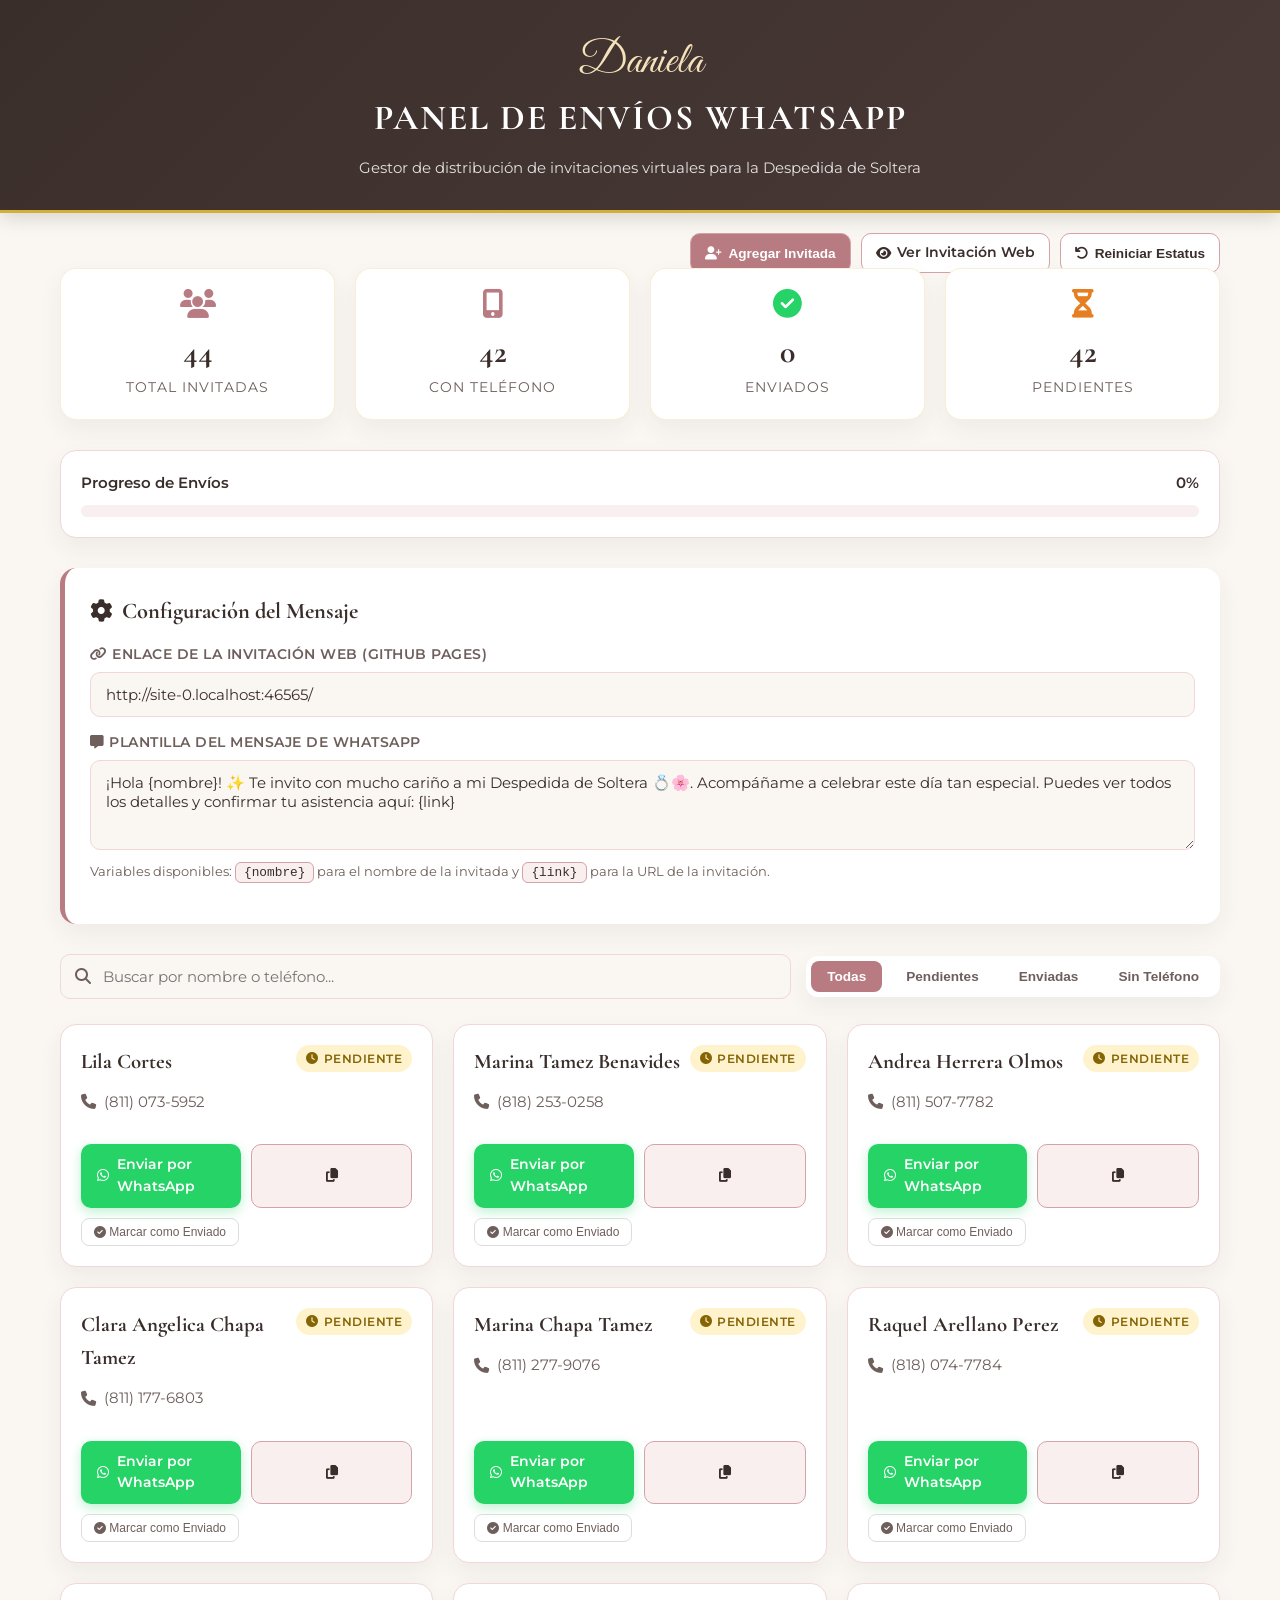
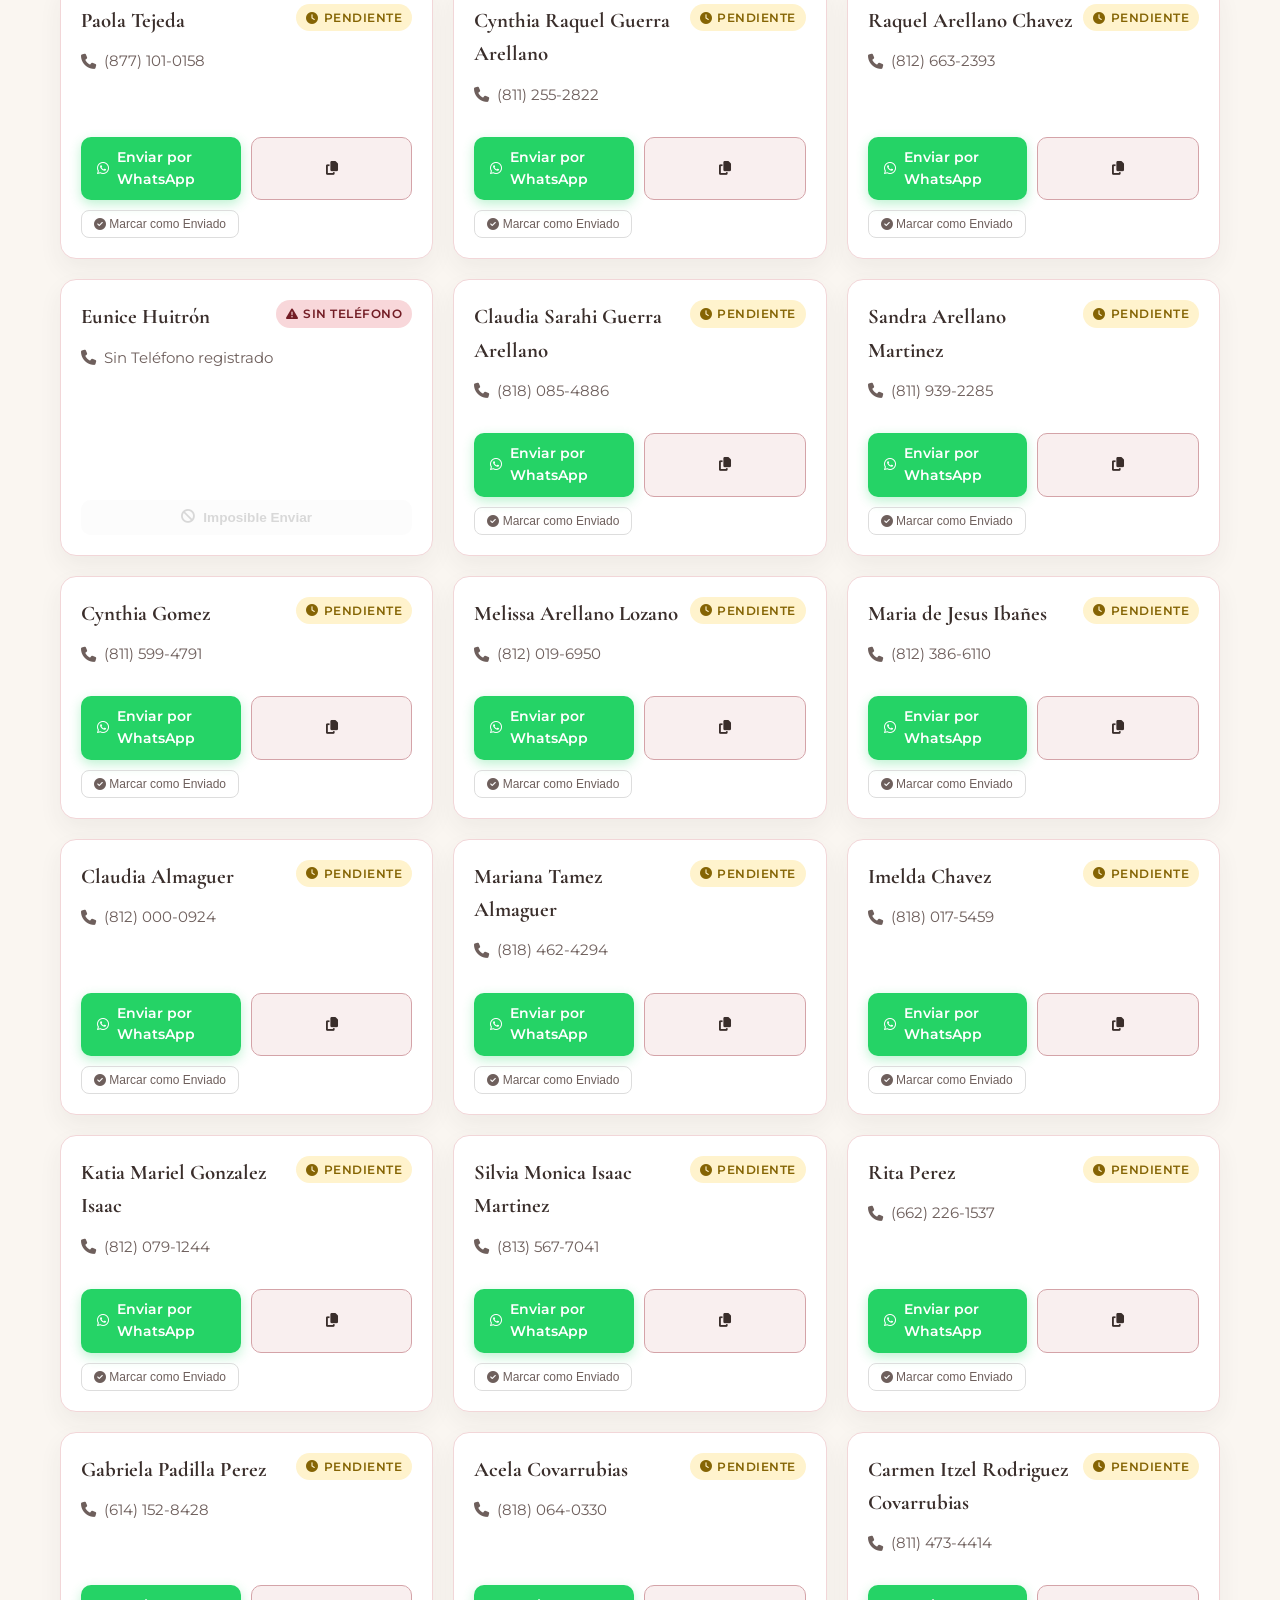
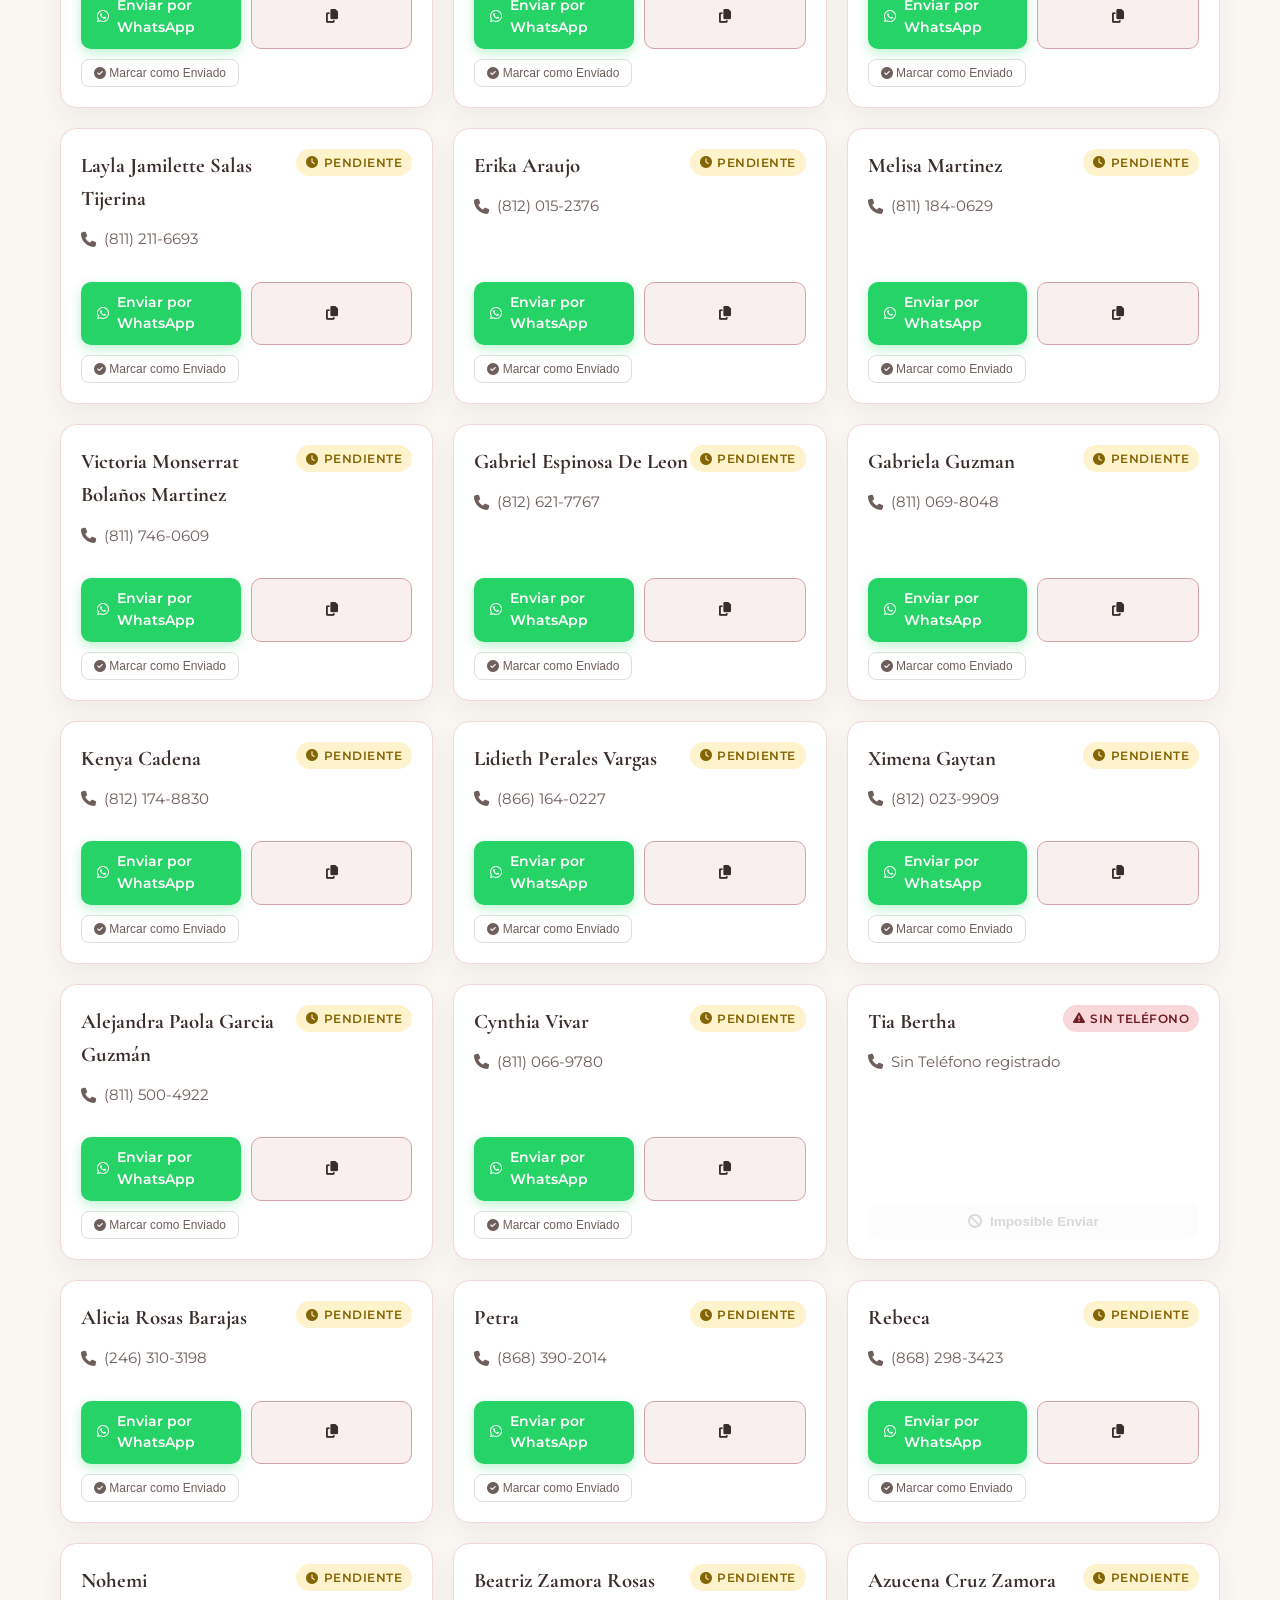
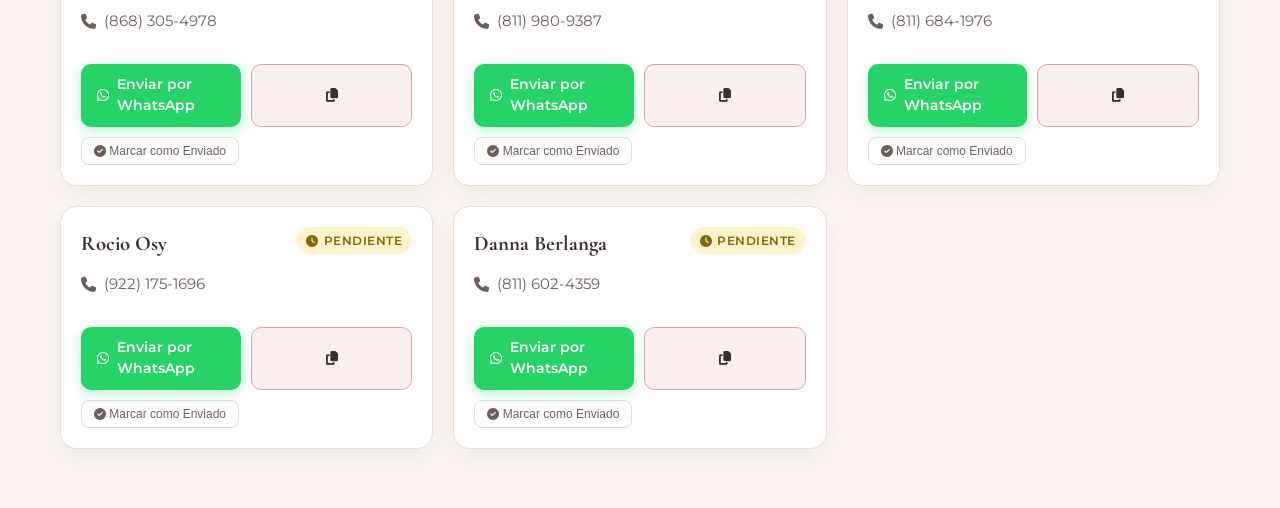
<file: panel-envio.html>
<!DOCTYPE html>
<html lang="es">
<head>
  <meta charset="UTF-8">
  <meta name="viewport" content="width=device-width, initial-scale=1.0">
  <title>Panel de Envíos WhatsApp | Despedida de Soltera Daniela</title>
  
  <!-- Google Fonts -->
  <link rel="preconnect" href="https://fonts.googleapis.com">
  <link rel="preconnect" href="https://fonts.gstatic.com" crossorigin>
  <link href="https://fonts.googleapis.com/css2?family=Cormorant+Garamond:ital,wght@0,600;0,700;1,400&family=Great+Vibes&family=Montserrat:wght@300;400;500;600;700&display=swap" rel="stylesheet">
  
  <!-- Font Awesome Icons -->
  <link rel="stylesheet" href="https://cdnjs.cloudflare.com/ajax/libs/font-awesome/6.4.0/css/all.min.css">
  
  <style>
    :root {
      --color-blush-soft: #F9EFEF;
      --color-blush-medium: #F2D6D8;
      --color-rose-gold: #D4A3A8;
      --color-rose-gold-dark: #B87B82;
      --color-gold-sparkle: #D4AF37;
      --color-gold-light: #F4E2BB;
      --color-cream-bg: #FAF6F1;
      --color-dark-velvet: #3A2E2B;
      --color-muted-text: #6E5F5C;
      --color-whatsapp: #25D366;
      --color-whatsapp-hover: #1DA851;
      --font-serif: 'Cormorant Garamond', Georgia, serif;
      --font-script: 'Great Vibes', cursive;
      --font-sans: 'Montserrat', sans-serif;
      --shadow-card: 0 10px 25px rgba(58, 46, 43, 0.06);
      --shadow-hover: 0 15px 35px rgba(212, 163, 168, 0.25);
    }

    * {
      box-sizing: border-box;
      margin: 0;
      padding: 0;
    }

    body {
      font-family: var(--font-sans);
      background-color: var(--color-cream-bg);
      color: var(--color-dark-velvet);
      line-height: 1.6;
      padding-bottom: 60px;
    }

    /* Header */
    .header {
      background: linear-gradient(135deg, #3A2E2B 0%, #4A3A37 100%);
      color: #FFF;
      padding: 40px 20px 30px;
      text-align: center;
      position: relative;
      border-bottom: 3px solid var(--color-gold-sparkle);
      box-shadow: 0 4px 20px rgba(0,0,0,0.15);
    }

    .header-script {
      font-family: var(--font-script);
      font-size: 2.8rem;
      color: var(--color-gold-light);
      margin-bottom: 5px;
      line-height: 1;
    }

    .header-title {
      font-family: var(--font-serif);
      font-size: 2.2rem;
      letter-spacing: 2px;
      text-transform: uppercase;
      margin-bottom: 10px;
      font-weight: 700;
    }

    .header-subtitle {
      font-size: 0.95rem;
      opacity: 0.85;
      max-width: 600px;
      margin: 0 auto;
    }

    .container {
      max-width: 1200px;
      margin: 0 auto;
      padding: 0 20px;
    }

    /* Stats Grid */
    .stats-grid {
      display: grid;
      grid-template-columns: repeat(auto-fit, minmax(200px, 1fr));
      gap: 20px;
      margin: -25px auto 30px;
      position: relative;
      z-index: 10;
    }

    .stat-card {
      background: #FFF;
      padding: 20px;
      border-radius: 16px;
      text-align: center;
      box-shadow: var(--shadow-card);
      border: 1px solid rgba(212, 175, 55, 0.2);
      transition: transform 0.3s ease;
    }

    .stat-card:hover {
      transform: translateY(-3px);
    }

    .stat-card i {
      font-size: 1.8rem;
      color: var(--color-rose-gold-dark);
      margin-bottom: 8px;
    }

    .stat-number {
      font-size: 2rem;
      font-weight: 700;
      color: var(--color-dark-velvet);
      font-family: var(--font-serif);
    }

    .stat-label {
      font-size: 0.85rem;
      color: var(--color-muted-text);
      text-transform: uppercase;
      letter-spacing: 1px;
    }

    /* Progress Bar */
    .progress-section {
      background: #FFF;
      padding: 20px;
      border-radius: 16px;
      box-shadow: var(--shadow-card);
      margin-bottom: 30px;
      border: 1px solid var(--color-blush-medium);
    }

    .progress-title {
      display: flex;
      justify-content: space-between;
      align-items: center;
      margin-bottom: 10px;
      font-weight: 600;
      font-size: 0.95rem;
    }

    .progress-bar-bg {
      height: 12px;
      background: var(--color-blush-soft);
      border-radius: 20px;
      overflow: hidden;
    }

    .progress-bar-fill {
      height: 100%;
      background: linear-gradient(90deg, var(--color-rose-gold) 0%, var(--color-whatsapp) 100%);
      width: 0%;
      transition: width 0.5s ease;
      border-radius: 20px;
    }

    /* Config Box */
    .config-card {
      background: #FFF;
      padding: 25px;
      border-radius: 16px;
      box-shadow: var(--shadow-card);
      margin-bottom: 30px;
      border-left: 5px solid var(--color-rose-gold-dark);
    }

    .config-card h3 {
      font-family: var(--font-serif);
      font-size: 1.4rem;
      margin-bottom: 15px;
      color: var(--color-dark-velvet);
      display: flex;
      align-items: center;
      gap: 10px;
    }

    .form-group {
      margin-bottom: 15px;
    }

    .form-group label {
      display: block;
      font-size: 0.85rem;
      font-weight: 600;
      margin-bottom: 6px;
      color: var(--color-muted-text);
      text-transform: uppercase;
      letter-spacing: 0.5px;
    }

    .form-control {
      width: 100%;
      padding: 12px 15px;
      border: 1.5px solid var(--color-blush-medium);
      border-radius: 10px;
      font-family: var(--font-sans);
      font-size: 0.95rem;
      color: var(--color-dark-velvet);
      background-color: var(--color-cream-bg);
      transition: border-color 0.3s ease;
    }

    .form-control:focus {
      outline: none;
      border-color: var(--color-rose-gold-dark);
      background-color: #FFF;
    }

    textarea.form-control {
      resize: vertical;
      min-height: 90px;
    }

    .tags-help {
      font-size: 0.8rem;
      color: var(--color-muted-text);
      margin-top: 5px;
    }

    .badge-tag {
      background: var(--color-blush-soft);
      border: 1px solid var(--color-rose-gold);
      padding: 2px 8px;
      border-radius: 6px;
      font-family: monospace;
      font-size: 0.8rem;
      color: var(--color-dark-velvet);
    }

    /* Controls Bar */
    .controls-bar {
      display: flex;
      flex-wrap: wrap;
      gap: 15px;
      justify-content: space-between;
      align-items: center;
      margin-bottom: 25px;
    }

    .search-box {
      position: relative;
      flex: 1;
      min-width: 250px;
    }

    .search-box i {
      position: absolute;
      left: 15px;
      top: 50%;
      transform: translateY(-50%);
      color: var(--color-muted-text);
    }

    .search-box input {
      padding-left: 42px;
    }

    .filter-tabs {
      display: flex;
      gap: 8px;
      background: #FFF;
      padding: 5px;
      border-radius: 12px;
      box-shadow: var(--shadow-card);
    }

    .tab-btn {
      padding: 8px 16px;
      border: none;
      background: transparent;
      border-radius: 8px;
      font-size: 0.85rem;
      font-weight: 600;
      color: var(--color-muted-text);
      cursor: pointer;
      transition: all 0.3s ease;
    }

    .tab-btn.active {
      background: var(--color-rose-gold-dark);
      color: #FFF;
    }

    /* Guest Grid */
    .guest-grid {
      display: grid;
      grid-template-columns: repeat(auto-fill, minmax(320px, 1fr));
      gap: 20px;
    }

    .guest-card {
      background: #FFF;
      border-radius: 16px;
      padding: 20px;
      box-shadow: var(--shadow-card);
      border: 1px solid var(--color-blush-medium);
      display: flex;
      flex-direction: column;
      justify-content: space-between;
      transition: var(--transition-smooth);
      position: relative;
      overflow: hidden;
    }

    .guest-card:hover {
      box-shadow: var(--shadow-hover);
      transform: translateY(-3px);
    }

    .guest-card.sent {
      border-color: rgba(37, 211, 102, 0.4);
      background: linear-gradient(180deg, #FFFFFF 0%, #F4FAF6 100%);
    }

    .guest-header {
      display: flex;
      justify-content: space-between;
      align-items: flex-start;
      margin-bottom: 12px;
    }

    .guest-name {
      font-family: var(--font-serif);
      font-size: 1.3rem;
      font-weight: 700;
      color: var(--color-dark-velvet);
    }

    .status-badge {
      padding: 4px 10px;
      border-radius: 20px;
      font-size: 0.75rem;
      font-weight: 600;
      text-transform: uppercase;
      letter-spacing: 0.5px;
      display: inline-flex;
      align-items: center;
      gap: 5px;
    }

    .status-badge.pending {
      background: #FFF3CD;
      color: #856404;
    }

    .status-badge.sent {
      background: #D4EDDA;
      color: #155724;
    }

    .status-badge.nophone {
      background: #F8D7DA;
      color: #721C24;
    }

    .guest-phone {
      font-size: 0.95rem;
      color: var(--color-muted-text);
      margin-bottom: 15px;
      display: flex;
      align-items: center;
      gap: 8px;
    }

    .guest-actions {
      display: flex;
      gap: 10px;
      margin-top: 15px;
    }

    .btn {
      padding: 10px 16px;
      border-radius: 10px;
      border: none;
      font-weight: 600;
      font-size: 0.85rem;
      cursor: pointer;
      display: inline-flex;
      align-items: center;
      justify-content: center;
      gap: 8px;
      transition: all 0.3s ease;
      text-decoration: none;
      flex: 1;
    }

    .btn-whatsapp {
      background-color: var(--color-whatsapp);
      color: #FFF;
      box-shadow: 0 4px 12px rgba(37, 211, 102, 0.3);
    }

    .btn-whatsapp:hover {
      background-color: var(--color-whatsapp-hover);
      box-shadow: 0 6px 16px rgba(37, 211, 102, 0.4);
    }

    .btn-copy {
      background-color: var(--color-blush-soft);
      color: var(--color-dark-velvet);
      border: 1px solid var(--color-rose-gold);
    }

    .btn-copy:hover {
      background-color: var(--color-blush-medium);
    }

    .btn-disabled {
      opacity: 0.5;
      cursor: not-allowed;
      pointer-events: none;
    }

    .toggle-sent-btn {
      background: transparent;
      border: 1px solid #DDD;
      color: var(--color-muted-text);
      padding: 6px 12px;
      border-radius: 8px;
      font-size: 0.75rem;
      cursor: pointer;
      margin-top: 10px;
      align-self: flex-start;
      transition: all 0.2s ease;
    }

    .toggle-sent-btn:hover {
      background: var(--color-blush-soft);
      color: var(--color-dark-velvet);
    }

    /* Modal / Action Floating Bar */
    .top-actions {
      display: flex;
      justify-content: flex-end;
      gap: 10px;
      margin-bottom: 20px;
    }

    .btn-sec {
      background: #FFF;
      border: 1px solid var(--color-rose-gold);
      color: var(--color-dark-velvet);
      padding: 8px 14px;
      border-radius: 10px;
      font-size: 0.85rem;
      font-weight: 600;
      cursor: pointer;
      text-decoration: none;
      display: inline-flex;
      align-items: center;
      gap: 6px;
    }

    .btn-sec:hover {
      background: var(--color-blush-soft);
    }

    /* Responsive adjustments */
    @media (max-width: 768px) {
      .header-title { font-size: 1.7rem; }
      .header-script { font-size: 2.2rem; }
      .controls-bar { flex-direction: column; align-items: stretch; }
      .filter-tabs { overflow-x: auto; justify-content: flex-start; }
      .guest-actions { flex-direction: column; }
    }
  </style>
</head>
<body>

  <!-- Header Section -->
  <header class="header">
    <div class="header-script">Daniela</div>
    <h1 class="header-title">Panel de Envíos WhatsApp</h1>
    <p class="header-subtitle">Gestor de distribución de invitaciones virtuales para la Despedida de Soltera</p>
  </header>

  <main class="container" style="margin-top: 20px;">

    <!-- Action Bar -->
    <div class="top-actions">
      <button id="add-guest-btn" class="btn-sec" style="background: var(--color-rose-gold-dark); color: #FFF;">
        <i class="fas fa-user-plus"></i> Agregar Invitada
      </button>
      <a href="index.html" class="btn-sec" target="_blank">
        <i class="fas fa-eye"></i> Ver Invitación Web
      </a>
      <button id="reset-btn" class="btn-sec">
        <i class="fas fa-undo"></i> Reiniciar Estatus
      </button>
    </div>

    <!-- Stats Grid -->
    <section class="stats-grid">
      <div class="stat-card">
        <i class="fas fa-users"></i>
        <div class="stat-number" id="stat-total">0</div>
        <div class="stat-label">Total Invitadas</div>
      </div>
      <div class="stat-card">
        <i class="fas fa-mobile-alt"></i>
        <div class="stat-number" id="stat-valid">0</div>
        <div class="stat-label">Con Teléfono</div>
      </div>
      <div class="stat-card">
        <i class="fas fa-check-circle" style="color: var(--color-whatsapp);"></i>
        <div class="stat-number" id="stat-sent">0</div>
        <div class="stat-label">Enviados</div>
      </div>
      <div class="stat-card">
        <i class="fas fa-hourglass-half" style="color: #E67E22;"></i>
        <div class="stat-number" id="stat-pending">0</div>
        <div class="stat-label">Pendientes</div>
      </div>
    </section>

    <!-- Progress Section -->
    <section class="progress-section">
      <div class="progress-title">
        <span>Progreso de Envíos</span>
        <span id="progress-percentage">0%</span>
      </div>
      <div class="progress-bar-bg">
        <div class="progress-bar-fill" id="progress-fill"></div>
      </div>
    </section>

    <!-- Configuration Card -->
    <section class="config-card">
      <h3><i class="fas fa-cog"></i> Configuración del Mensaje</h3>
      
      <div class="form-group">
        <label for="invite-url"><i class="fas fa-link"></i> Enlace de la Invitación Web (GitHub Pages)</label>
        <input type="text" id="invite-url" class="form-control" placeholder="https://tu-usuario.github.io/Dani_despedia/">
      </div>

      <div class="form-group">
        <label for="template-text"><i class="fas fa-comment-alt"></i> Plantilla del Mensaje de WhatsApp</label>
        <textarea id="template-text" class="form-control">¡Hola {nombre}! ✨ Te invito con mucho cariño a mi Despedida de Soltera 💍🌸. Acompáñame a celebrar este día tan especial. Puedes ver todos los detalles y confirmar tu asistencia aquí: {link}</textarea>
        <div class="tags-help">
          Variables disponibles: <span class="badge-tag">{nombre}</span> para el nombre de la invitada y <span class="badge-tag">{link}</span> para la URL de la invitación.
        </div>
      </div>
    </section>

    <!-- Controls Bar -->
    <section class="controls-bar">
      <div class="search-box">
        <i class="fas fa-search"></i>
        <input type="text" id="search-input" class="form-control" placeholder="Buscar por nombre o teléfono...">
      </div>

      <div class="filter-tabs">
        <button class="tab-btn active" data-filter="all">Todas</button>
        <button class="tab-btn" data-filter="pending">Pendientes</button>
        <button class="tab-btn" data-filter="sent">Enviadas</button>
        <button class="tab-btn" data-filter="nophone">Sin Teléfono</button>
      </div>
    </section>

    <!-- Guests Grid Container -->
    <section class="guest-grid" id="guest-grid"></section>

  </main>

  <!-- JavaScript Application Logic -->
  <script>
    // Lista de invitadas (Datos extraídos de la lista oficial)
    const initialGuests = [
      { name: "Lila Cortes", phone: "8110735952" },
      { name: "Marina Tamez Benavides", phone: "8182530258" },
      { name: "Andrea Herrera Olmos", phone: "8115077782" },
      { name: "Clara Angelica Chapa Tamez", phone: "8111776803" },
      { name: "Marina Chapa Tamez", phone: "8112779076" },
      { name: "Raquel Arellano Perez", phone: "8180747784" },
      { name: "Paola Tejeda", phone: "8771010158" },
      { name: "Cynthia Raquel Guerra Arellano", phone: "8112552822" },
      { name: "Raquel Arellano Chavez", phone: "8126632393" },
      { name: "Eunice Huitrón", phone: "" },
      { name: "Claudia Sarahi Guerra Arellano", phone: "8180854886" },
      { name: "Sandra Arellano Martinez", phone: "8119392285" },
      { name: "Cynthia Gomez", phone: "8115994791" },
      { name: "Melissa Arellano Lozano", phone: "8120196950" },
      { name: "Maria de Jesus Ibañes", phone: "8123866110" },
      { name: "Claudia Almaguer", phone: "8120000924" },
      { name: "Mariana Tamez Almaguer", phone: "8184624294" },
      { name: "Imelda Chavez", phone: "8180175459" },
      { name: "Katia Mariel Gonzalez Isaac", phone: "8120791244" },
      { name: "Silvia Monica Isaac Martinez", phone: "8135677041" },
      { name: "Rita Perez", phone: "6622261537" },
      { name: "Gabriela Padilla Perez", phone: "6141528428" },
      { name: "Acela Covarrubias", phone: "8180640330" },
      { name: "Carmen Itzel Rodriguez Covarrubias", phone: "8114734414" },
      { name: "Layla Jamilette Salas Tijerina", phone: "8112116693" },
      { name: "Erika Araujo", phone: "8120152376" },
      { name: "Melisa Martinez", phone: "8111840629" },
      { name: "Victoria Monserrat Bolaños Martinez", phone: "8117460609" },
      { name: "Gabriel Espinosa De Leon", phone: "8126217767" },
      { name: "Gabriela Guzman", phone: "8110698048" },
      { name: "Kenya Cadena", phone: "8121748830" },
      { name: "Lidieth Perales Vargas", phone: "8661640227" },
      { name: "Ximena Gaytan", phone: "8120239909" },
      { name: "Alejandra Paola Garcia Guzmán", phone: "8115004922" },
      { name: "Cynthia Vivar", phone: "8110669780" },
      { name: "Tia Bertha", phone: "" },
      { name: "Alicia Rosas Barajas", phone: "2463103198" },
      { name: "Petra", phone: "8683902014" },
      { name: "Rebeca", phone: "8682983423" },
      { name: "Nohemi", phone: "8683054978" },
      { name: "Beatriz Zamora Rosas", phone: "8119809387" },
      { name: "Azucena Cruz Zamora", phone: "8116841976" },
      { name: "Rocio Osy", phone: "9221751696" },
      { name: "Danna Berlanga", phone: "8116024359" }
    ];

    // Cargar invitadas agregadas dinámicamente
    let customGuests = JSON.parse(localStorage.getItem('dani_despedida_custom_guests')) || [];
    let rawGuests = [...initialGuests, ...customGuests];

    // Detectar URL actual o por defecto
    const currentOrigin = window.location.href.split('panel-envio.html')[0];
    const defaultUrl = currentOrigin.endsWith('/') ? currentOrigin : currentOrigin + '/';

    // Cargar datos guardados en LocalStorage
    let sentStatusMap = JSON.parse(localStorage.getItem('dani_despedida_sent_status')) || {};

    // Cargar URL configurada
    const inviteUrlInput = document.getElementById('invite-url');
    inviteUrlInput.value = localStorage.getItem('dani_despedida_url') || defaultUrl;

    const templateTextInput = document.getElementById('template-text');
    if (localStorage.getItem('dani_despedida_template')) {
      templateTextInput.value = localStorage.getItem('dani_despedida_template');
    }

    // Elementos DOM
    const guestGrid = document.getElementById('guest-grid');
    const searchInput = document.getElementById('search-input');
    const filterTabs = document.querySelectorAll('.tab-btn');
    const resetBtn = document.getElementById('reset-btn');

    let currentFilter = 'all';
    let searchQuery = '';

    // Formatear Teléfono de México para WhatsApp (+521)
    function formatPhoneWhatsApp(phone) {
      let clean = phone.replace(/\D/g, '');
      if (!clean) return '';
      if (clean.length === 10) return '52' + clean;
      if (clean.length === 12 && clean.startsWith('52')) return clean;
      return '52' + clean;
    }

    // Formatear Teléfono para mostrar bonito (811) 073-5952
    function formatPhoneDisplay(phone) {
      let clean = phone.replace(/\D/g, '');
      if (clean.length === 10) {
        return `(${clean.substring(0,3)}) ${clean.substring(3,6)}-${clean.substring(6)}`;
      }
      return phone || 'Sin Teléfono registrado';
    }

    // Generar Mensaje Personalizado
    function getMessageForGuest(name) {
      const template = templateTextInput.value;
      const url = inviteUrlInput.value;
      return template.replace(/\{nombre\}/g, name).replace(/\{link\}/g, url);
    }

    // Actualizar Estadísticas y Progreso
    function updateStats() {
      const total = rawGuests.length;
      const valid = rawGuests.filter(g => g.phone && g.phone.trim().length >= 10).length;
      let sentCount = 0;

      rawGuests.forEach((g, idx) => {
        if (g.phone && sentStatusMap[idx]) {
          sentCount++;
        }
      });

      const pendingCount = valid - sentCount;
      const percentage = valid > 0 ? Math.round((sentCount / valid) * 100) : 0;

      document.getElementById('stat-total').innerText = total;
      document.getElementById('stat-valid').innerText = valid;
      document.getElementById('stat-sent').innerText = sentCount;
      document.getElementById('stat-pending').innerText = pendingCount;
      document.getElementById('progress-percentage').innerText = percentage + '%';
      document.getElementById('progress-fill').style.width = percentage + '%';
    }

    // Renderizar la Grid de Invitadas
    function renderGuests() {
      guestGrid.innerHTML = '';

      rawGuests.forEach((guest, index) => {
        const hasPhone = guest.phone && guest.phone.trim().length >= 10;
        const isSent = !!sentStatusMap[index];

        // Aplicar Filtro de Pestañas
        if (currentFilter === 'pending' && (!hasPhone || isSent)) return;
        if (currentFilter === 'sent' && (!hasPhone || !isSent)) return;
        if (currentFilter === 'nophone' && hasPhone) return;

        // Aplicar Filtro de Búsqueda
        if (searchQuery) {
          const matchName = guest.name.toLowerCase().includes(searchQuery.toLowerCase());
          const matchPhone = guest.phone.includes(searchQuery);
          if (!matchName && !matchPhone) return;
        }

        // Crear Card de la Invitada
        const card = document.createElement('div');
        card.className = `guest-card ${isSent ? 'sent' : ''}`;

        // Badge de Estatus
        let badgeHtml = '';
        if (!hasPhone) {
          badgeHtml = `<span class="status-badge nophone"><i class="fas fa-exclamation-triangle"></i> Sin Teléfono</span>`;
        } else if (isSent) {
          badgeHtml = `<span class="status-badge sent"><i class="fas fa-check"></i> Enviado</span>`;
        } else {
          badgeHtml = `<span class="status-badge pending"><i class="fas fa-clock"></i> Pendiente</span>`;
        }

        const formattedPhone = formatPhoneWhatsApp(guest.phone);
        const encodedMessage = encodeURIComponent(getMessageForGuest(guest.name));
        const whatsappUrl = hasPhone ? `https://api.whatsapp.com/send?phone=${formattedPhone}&text=${encodedMessage}` : '#';

        card.innerHTML = `
          <div>
            <div class="guest-header">
              <div class="guest-name">${guest.name}</div>
              ${badgeHtml}
            </div>
            <div class="guest-phone">
              <i class="fas fa-phone"></i> ${formatPhoneDisplay(guest.phone)}
            </div>
          </div>
          
          <div>
            <div class="guest-actions">
              ${hasPhone ? `
                <a href="${whatsappUrl}" target="_blank" class="btn btn-whatsapp" onclick="markAsSent(${index})">
                  <i class="fab fa-whatsapp"></i> Enviar por WhatsApp
                </a>
                <button class="btn btn-copy" onclick="copyMessage('${guest.name}')" title="Copiar mensaje">
                  <i class="fas fa-copy"></i>
                </button>
              ` : `
                <button class="btn btn-disabled" disabled>
                  <i class="fas fa-ban"></i> Imposible Enviar
                </button>
              `}
            </div>
            ${hasPhone ? `
              <button class="toggle-sent-btn" onclick="toggleSentStatus(${index})">
                ${isSent ? '<i class="fas fa-times-circle"></i> Marcar como Pendiente' : '<i class="fas fa-check-circle"></i> Marcar como Enviado'}
              </button>
            ` : ''}
          </div>
        `;

        guestGrid.appendChild(card);
      });

      if (guestGrid.children.length === 0) {
        guestGrid.innerHTML = `
          <div style="grid-column: 1 / -1; text-align: center; padding: 40px; color: var(--color-muted-text);">
            <i class="fas fa-search" style="font-size: 2.5rem; margin-bottom: 10px;"></i>
            <p>No se encontraron invitadas con los filtros seleccionados.</p>
          </div>
        `;
      }

      updateStats();
    }

    // Marcar como Enviado automáticamente al hacer clic en WhatsApp
    function markAsSent(index) {
      sentStatusMap[index] = true;
      localStorage.setItem('dani_despedida_sent_status', JSON.stringify(sentStatusMap));
      setTimeout(renderGuests, 500);
    }

    // Alternar estatus manualmente
    function toggleSentStatus(index) {
      if (sentStatusMap[index]) {
        delete sentStatusMap[index];
      } else {
        sentStatusMap[index] = true;
      }
      localStorage.setItem('dani_despedida_sent_status', JSON.stringify(sentStatusMap));
      renderGuests();
    }

    // Copiar mensaje al portapapeles
    function copyMessage(name) {
      const msg = getMessageForGuest(name);
      navigator.clipboard.writeText(msg).then(() => {
        alert(`Mensaje copiado para ${name}`);
      }).catch(err => {
        console.error('Error al copiar: ', err);
      });
    }

    // Guardar cambios en plantilla y URL
    inviteUrlInput.addEventListener('input', (e) => {
      localStorage.setItem('dani_despedida_url', e.target.value);
      renderGuests();
    });

    templateTextInput.addEventListener('input', (e) => {
      localStorage.setItem('dani_despedida_template', e.target.value);
      renderGuests();
    });

    // Búsqueda
    searchInput.addEventListener('input', (e) => {
      searchQuery = e.target.value;
      renderGuests();
    });

    // Cambio de Filtros (Pestañas)
    filterTabs.forEach(tab => {
      tab.addEventListener('click', () => {
        filterTabs.forEach(t => t.classList.remove('active'));
        tab.classList.add('active');
        currentFilter = tab.dataset.filter;
        renderGuests();
      });
    });

    // Botón Agregar Invitada
    const addGuestBtn = document.getElementById('add-guest-btn');
    if (addGuestBtn) {
      addGuestBtn.addEventListener('click', () => {
        const name = prompt('Nombre completo de la invitada:');
        if (!name || !name.trim()) return;
        const phone = prompt('Teléfono de WhatsApp (10 dígitos):') || '';
        
        const newGuest = { name: name.trim(), phone: phone.replace(/\D/g, '') };
        customGuests.push(newGuest);
        localStorage.setItem('dani_despedida_custom_guests', JSON.stringify(customGuests));
        rawGuests.push(newGuest);
        renderGuests();
      });
    }

    // Reiniciar estatus
    if (resetBtn) {
      resetBtn.addEventListener('click', () => {
        if (confirm('¿Estás segura de reiniciar el estatus de todos los envíos a pendiente?')) {
          sentStatusMap = {};
          localStorage.removeItem('dani_despedida_sent_status');
          renderGuests();
        }
      });
    }

    // Inicializar la aplicación
    renderGuests();
  </script>
</body>
</html>
</file>
